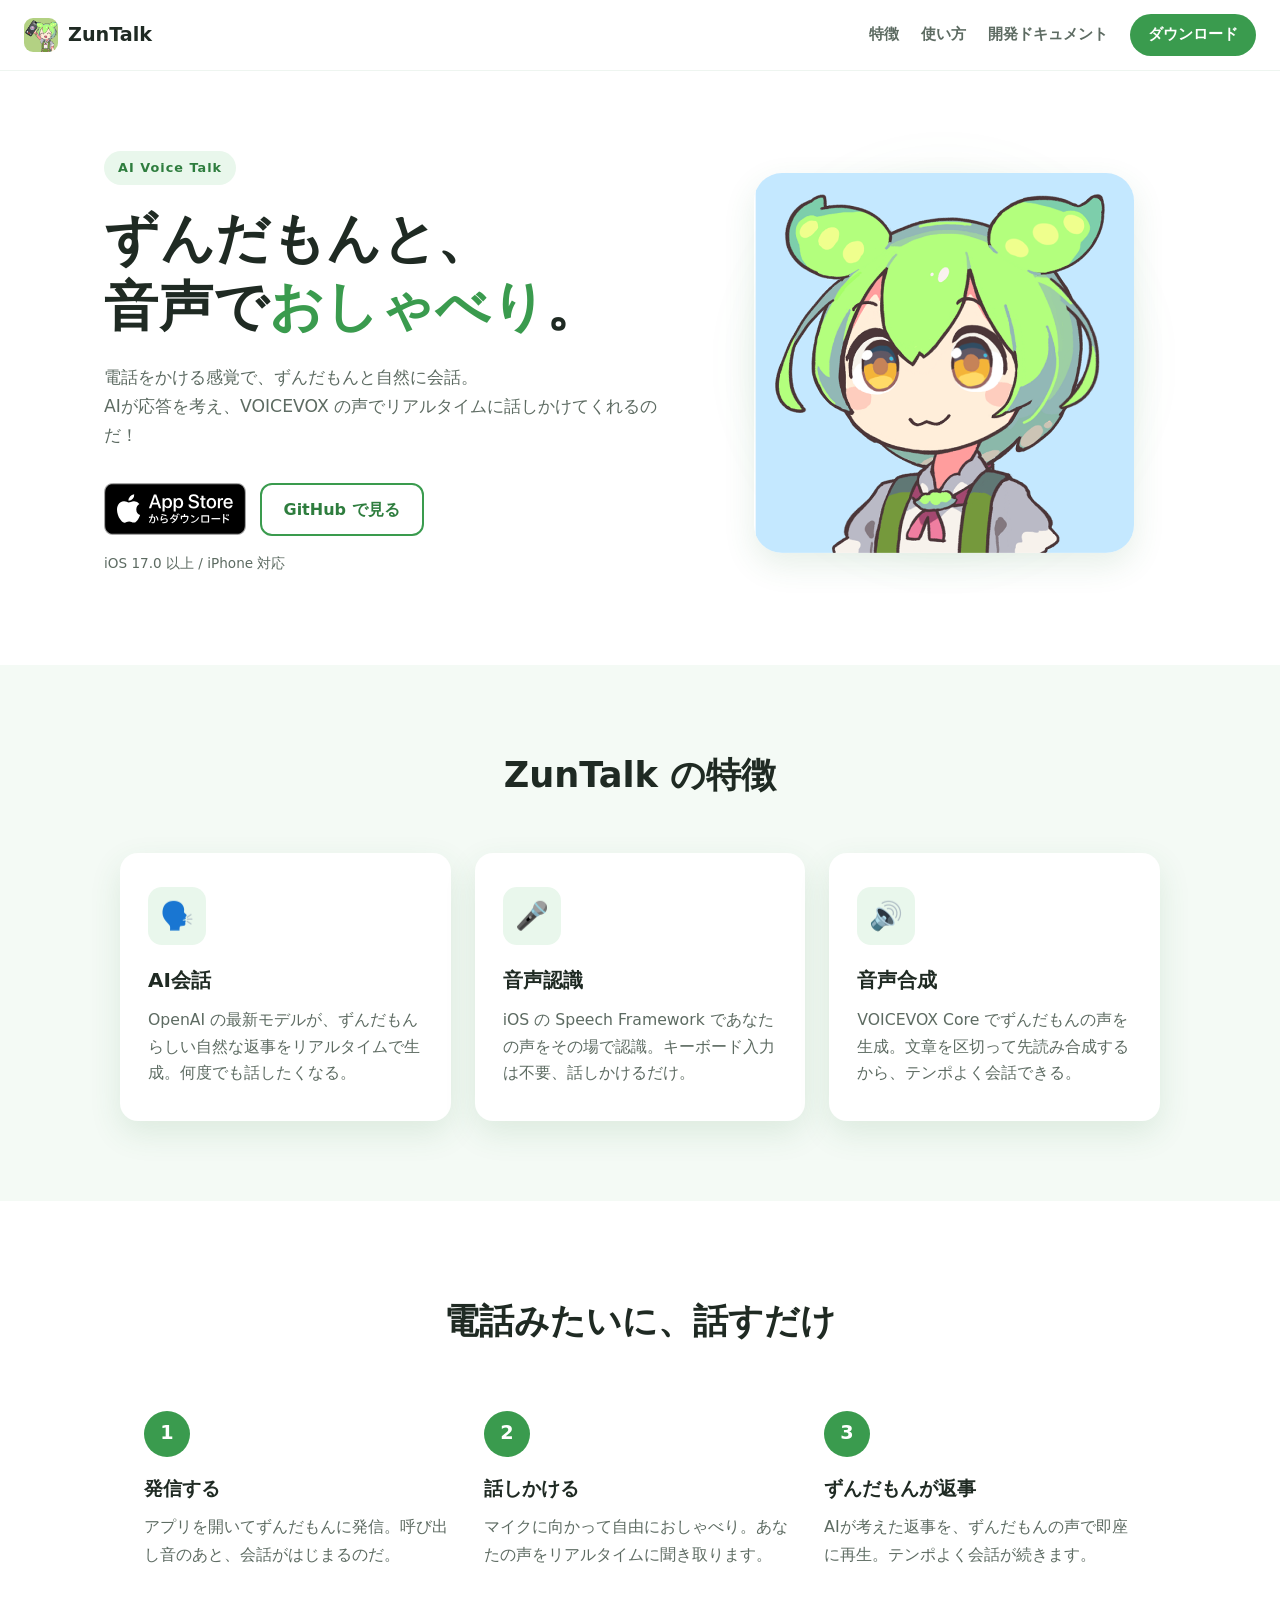
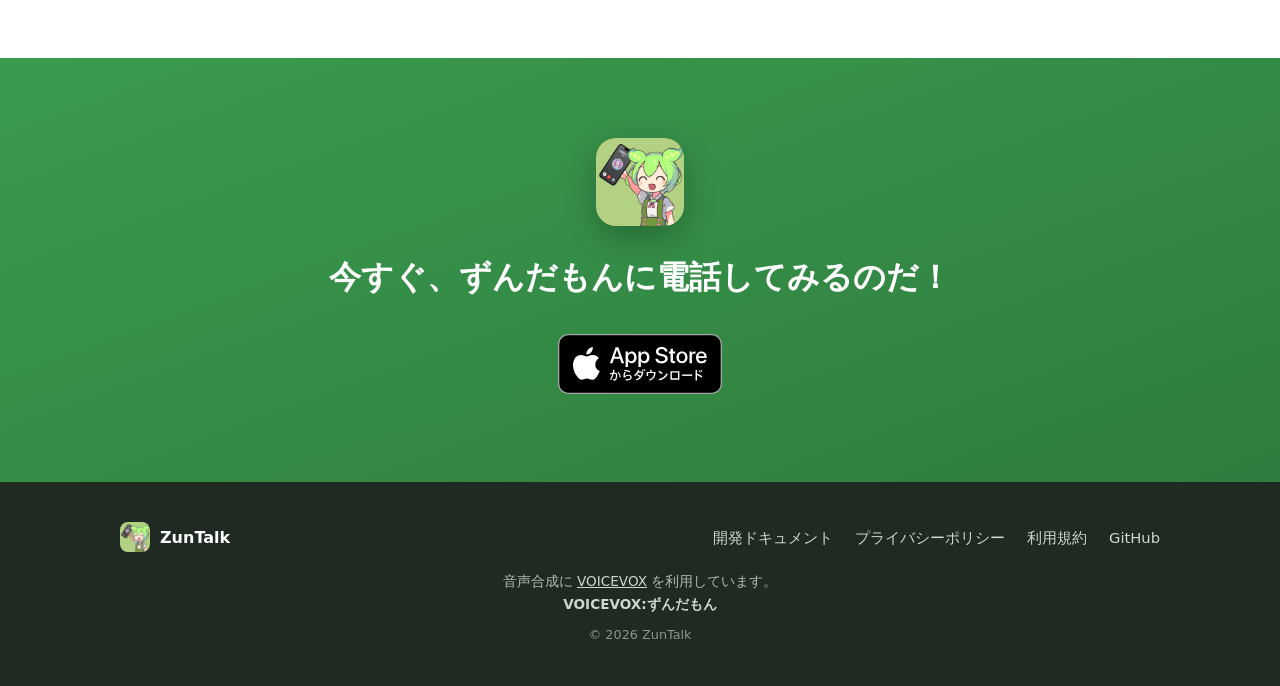
<file: landing/index.html>
<!DOCTYPE html>
<html lang="ja">
<head>
  <meta charset="UTF-8" />
  <meta name="viewport" content="width=device-width, initial-scale=1.0" />
  <title>ZunTalk - ずんだもんと音声で会話できるiOSアプリ</title>
  <meta name="description" content="ZunTalkは、ずんだもんと音声で自然に会話できるiOSアプリ。AI会話 × 音声認識 × 音声合成で、いつでも電話みたいにおしゃべりできるのだ！" />

  <!-- Open Graph / SNS -->
  <meta property="og:type" content="website" />
  <meta property="og:site_name" content="ZunTalk" />
  <meta property="og:locale" content="ja_JP" />
  <meta property="og:title" content="ZunTalk - ずんだもんと音声で会話できるiOSアプリ" />
  <meta property="og:description" content="ずんだもんと電話みたいに、音声で自然におしゃべり。AI × 音声認識 × 音声合成。" />
  <meta property="og:image" content="https://takoikatakotako.github.io/ZunTalk/assets/zundamon.png" />
  <meta property="og:image:width" content="710" />
  <meta property="og:image:height" content="709" />
  <meta property="og:image:alt" content="ずんだもん" />
  <meta property="og:url" content="https://takoikatakotako.github.io/ZunTalk/" />
  <meta name="twitter:card" content="summary" />
  <meta name="twitter:title" content="ZunTalk - ずんだもんと音声で会話できるiOSアプリ" />
  <meta name="twitter:description" content="ずんだもんと電話みたいに、音声で自然におしゃべり。AI × 音声認識 × 音声合成。" />
  <meta name="twitter:image" content="https://takoikatakotako.github.io/ZunTalk/assets/zundamon.png" />

  <link rel="icon" href="assets/icon.png" />
  <link rel="stylesheet" href="styles.css" />
</head>
<body>
  <!-- Header -->
  <header class="site-header">
    <a class="brand" href="#top">
      <img src="assets/icon.png" alt="ZunTalk アイコン" />
      <span>ZunTalk</span>
    </a>
    <nav class="site-nav">
      <a href="#features">特徴</a>
      <a href="#how">使い方</a>
      <a href="docs/">開発ドキュメント</a>
      <a class="nav-cta" href="#download">ダウンロード</a>
    </nav>
  </header>

  <main id="top">
    <!-- Hero -->
    <section class="hero">
      <div class="hero-copy">
        <p class="eyebrow">AI Voice Talk</p>
        <h1>ずんだもんと、<br />音声で<span class="accent">おしゃべり</span>。</h1>
        <p class="lead">
          電話をかける感覚で、ずんだもんと自然に会話。<br />
          AIが応答を考え、VOICEVOX の声でリアルタイムに話しかけてくれるのだ！
        </p>
        <div class="cta-row" id="download">
          <a class="appstore-badge" href="https://apps.apple.com/jp/app/%E3%81%9A%E3%82%93%E3%83%88%E3%83%BC%E3%82%AF/id6756733202" aria-label="App Store でダウンロード">
            <img src="assets/app-store-badge.svg" alt="App Store からダウンロード" />
          </a>
          <a class="ghost-btn" href="https://github.com/takoikatakotako/ZunTalk" target="_blank" rel="noopener">
            GitHub で見る
          </a>
        </div>
        <p class="requirement">iOS 17.0 以上 / iPhone 対応</p>
      </div>
      <div class="hero-visual">
        <div class="phone-glow"></div>
        <img src="assets/zundamon.png" alt="スマホを掲げるずんだもん" />
      </div>
    </section>

    <!-- Features -->
    <section id="features" class="features">
      <h2 class="section-title">ZunTalk の特徴</h2>
      <div class="feature-grid">
        <article class="feature-card">
          <div class="feature-icon">🗣️</div>
          <h3>AI会話</h3>
          <p>OpenAI の最新モデルが、ずんだもんらしい自然な返事をリアルタイムで生成。何度でも話したくなる。</p>
        </article>
        <article class="feature-card">
          <div class="feature-icon">🎤</div>
          <h3>音声認識</h3>
          <p>iOS の Speech Framework であなたの声をその場で認識。キーボード入力は不要、話しかけるだけ。</p>
        </article>
        <article class="feature-card">
          <div class="feature-icon">🔊</div>
          <h3>音声合成</h3>
          <p>VOICEVOX Core でずんだもんの声を生成。文章を区切って先読み合成するから、テンポよく会話できる。</p>
        </article>
      </div>
    </section>

    <!-- How it works -->
    <section id="how" class="how">
      <h2 class="section-title">電話みたいに、話すだけ</h2>
      <ol class="steps">
        <li>
          <span class="step-num">1</span>
          <h3>発信する</h3>
          <p>アプリを開いてずんだもんに発信。呼び出し音のあと、会話がはじまるのだ。</p>
        </li>
        <li>
          <span class="step-num">2</span>
          <h3>話しかける</h3>
          <p>マイクに向かって自由におしゃべり。あなたの声をリアルタイムに聞き取ります。</p>
        </li>
        <li>
          <span class="step-num">3</span>
          <h3>ずんだもんが返事</h3>
          <p>AIが考えた返事を、ずんだもんの声で即座に再生。テンポよく会話が続きます。</p>
        </li>
      </ol>
    </section>

    <!-- Final CTA -->
    <section class="final-cta">
      <img class="final-icon" src="assets/icon.png" alt="ZunTalk アイコン" />
      <h2>今すぐ、ずんだもんに電話してみるのだ！</h2>
      <a class="appstore-badge large" href="https://apps.apple.com/jp/app/%E3%81%9A%E3%82%93%E3%83%88%E3%83%BC%E3%82%AF/id6756733202" aria-label="App Store でダウンロード">
        <img src="assets/app-store-badge.svg" alt="App Store からダウンロード" />
      </a>
    </section>
  </main>

  <footer class="site-footer">
    <div class="footer-inner">
      <div class="footer-brand">
        <img src="assets/icon.png" alt="ZunTalk アイコン" />
        <span>ZunTalk</span>
      </div>
      <nav class="footer-links">
        <a href="docs/">開発ドキュメント</a>
        <a href="privacy.html">プライバシーポリシー</a>
        <a href="terms.html">利用規約</a>
        <a href="https://github.com/takoikatakotako/ZunTalk" target="_blank" rel="noopener">GitHub</a>
      </nav>
    </div>
    <p class="credit">
      音声合成に <a href="https://voicevox.hiroshiba.jp/" target="_blank" rel="noopener">VOICEVOX</a> を利用しています。<br />
      <span class="credit-mark">VOICEVOX:ずんだもん</span>
    </p>
    <p class="copyright">© 2026 ZunTalk</p>
  </footer>
</body>
</html>
</file>
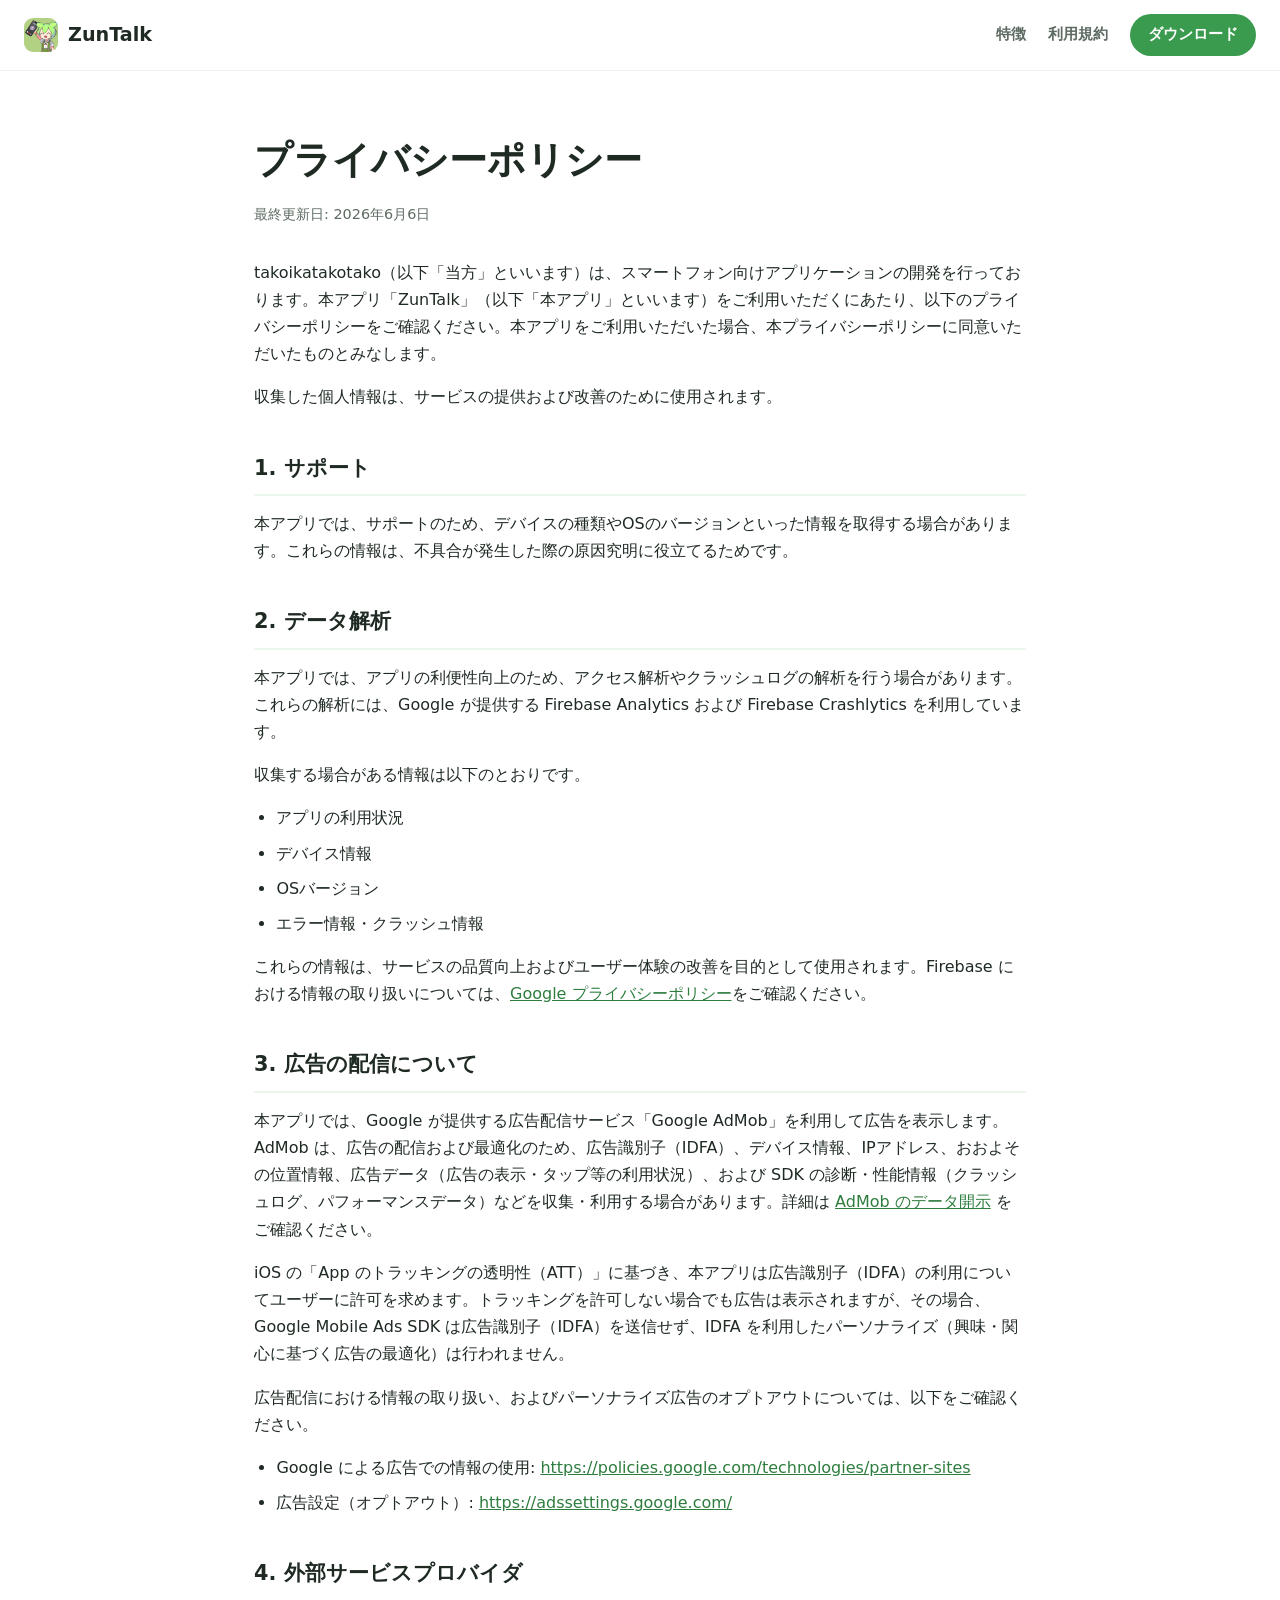
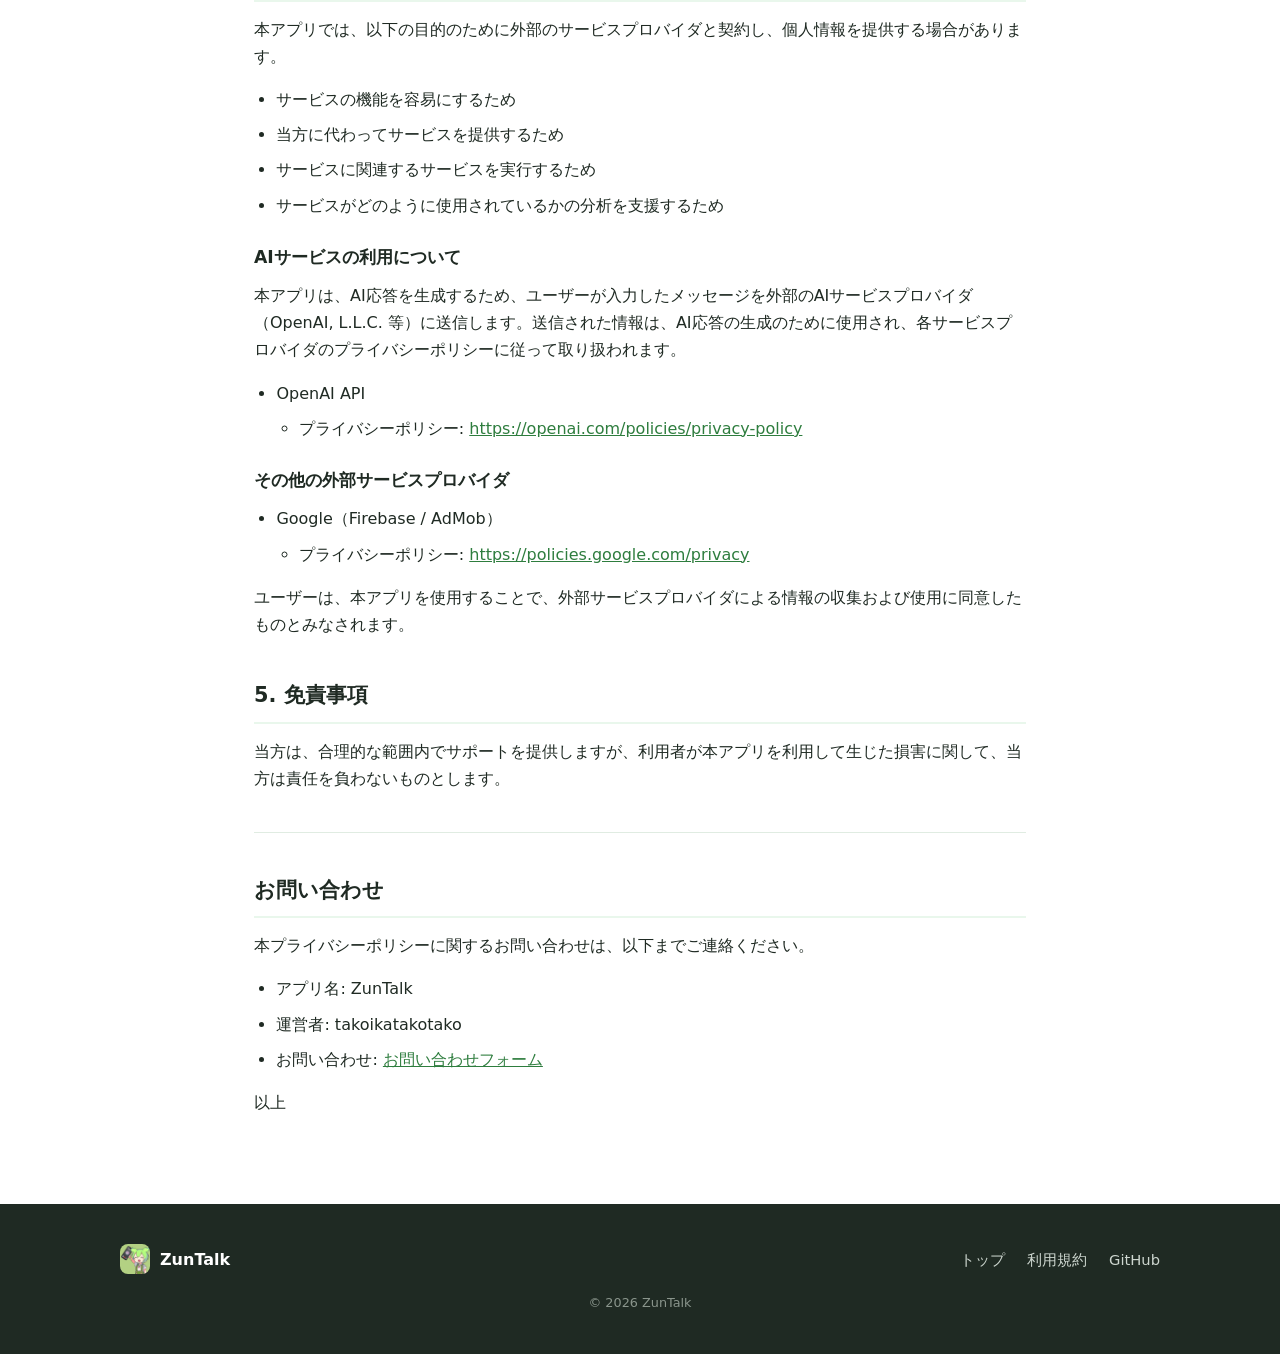
<file: landing/privacy-2026-06-06.html>
<!DOCTYPE html>
<html lang="ja">
<head>
  <meta charset="UTF-8" />
  <meta name="viewport" content="width=device-width, initial-scale=1.0" />
  <title>プライバシーポリシー - ZunTalk</title>
  <meta name="description" content="ZunTalk のプライバシーポリシーです。" />
  <link rel="icon" href="assets/icon.png" />
  <link rel="stylesheet" href="styles.css" />
</head>
<body>
  <!-- Header -->
  <header class="site-header">
    <a class="brand" href="index.html">
      <img src="assets/icon.png" alt="ZunTalk アイコン" />
      <span>ZunTalk</span>
    </a>
    <nav class="site-nav">
      <a href="index.html#features">特徴</a>
      <a href="terms.html">利用規約</a>
      <a class="nav-cta" href="index.html#download">ダウンロード</a>
    </nav>
  </header>

  <main class="legal">
    <h1>プライバシーポリシー</h1>
    <p class="legal-updated">最終更新日: 2026年6月6日</p>

    <p>takoikatakotako（以下「当方」といいます）は、スマートフォン向けアプリケーションの開発を行っております。本アプリ「ZunTalk」（以下「本アプリ」といいます）をご利用いただくにあたり、以下のプライバシーポリシーをご確認ください。本アプリをご利用いただいた場合、本プライバシーポリシーに同意いただいたものとみなします。</p>
    <p>収集した個人情報は、サービスの提供および改善のために使用されます。</p>

    <h2>1. サポート</h2>
    <p>本アプリでは、サポートのため、デバイスの種類やOSのバージョンといった情報を取得する場合があります。これらの情報は、不具合が発生した際の原因究明に役立てるためです。</p>

    <h2>2. データ解析</h2>
    <p>本アプリでは、アプリの利便性向上のため、アクセス解析やクラッシュログの解析を行う場合があります。これらの解析には、Google が提供する Firebase Analytics および Firebase Crashlytics を利用しています。</p>
    <p>収集する場合がある情報は以下のとおりです。</p>
    <ul>
      <li>アプリの利用状況</li>
      <li>デバイス情報</li>
      <li>OSバージョン</li>
      <li>エラー情報・クラッシュ情報</li>
    </ul>
    <p>これらの情報は、サービスの品質向上およびユーザー体験の改善を目的として使用されます。Firebase における情報の取り扱いについては、<a href="https://policies.google.com/privacy" target="_blank" rel="noopener">Google プライバシーポリシー</a>をご確認ください。</p>

    <h2>3. 広告の配信について</h2>
    <p>本アプリでは、Google が提供する広告配信サービス「Google AdMob」を利用して広告を表示します。AdMob は、広告の配信および最適化のため、広告識別子（IDFA）、デバイス情報、IPアドレス、おおよその位置情報、広告データ（広告の表示・タップ等の利用状況）、および SDK の診断・性能情報（クラッシュログ、パフォーマンスデータ）などを収集・利用する場合があります。詳細は <a href="https://developers.google.com/admob/ios/privacy/data-disclosure" target="_blank" rel="noopener">AdMob のデータ開示</a> をご確認ください。</p>
    <p>iOS の「App のトラッキングの透明性（ATT）」に基づき、本アプリは広告識別子（IDFA）の利用についてユーザーに許可を求めます。トラッキングを許可しない場合でも広告は表示されますが、その場合、Google Mobile Ads SDK は広告識別子（IDFA）を送信せず、IDFA を利用したパーソナライズ（興味・関心に基づく広告の最適化）は行われません。</p>
    <p>広告配信における情報の取り扱い、およびパーソナライズ広告のオプトアウトについては、以下をご確認ください。</p>
    <ul>
      <li>Google による広告での情報の使用: <a href="https://policies.google.com/technologies/partner-sites" target="_blank" rel="noopener">https://policies.google.com/technologies/partner-sites</a></li>
      <li>広告設定（オプトアウト）: <a href="https://adssettings.google.com/" target="_blank" rel="noopener">https://adssettings.google.com/</a></li>
    </ul>

    <h2>4. 外部サービスプロバイダ</h2>
    <p>本アプリでは、以下の目的のために外部のサービスプロバイダと契約し、個人情報を提供する場合があります。</p>
    <ul>
      <li>サービスの機能を容易にするため</li>
      <li>当方に代わってサービスを提供するため</li>
      <li>サービスに関連するサービスを実行するため</li>
      <li>サービスがどのように使用されているかの分析を支援するため</li>
    </ul>
    <h3>AIサービスの利用について</h3>
    <p>本アプリは、AI応答を生成するため、ユーザーが入力したメッセージを外部のAIサービスプロバイダ（OpenAI, L.L.C. 等）に送信します。送信された情報は、AI応答の生成のために使用され、各サービスプロバイダのプライバシーポリシーに従って取り扱われます。</p>
    <ul>
      <li>OpenAI API
        <ul>
          <li>プライバシーポリシー: <a href="https://openai.com/policies/privacy-policy" target="_blank" rel="noopener">https://openai.com/policies/privacy-policy</a></li>
        </ul>
      </li>
    </ul>
    <h3>その他の外部サービスプロバイダ</h3>
    <ul>
      <li>Google（Firebase / AdMob）
        <ul>
          <li>プライバシーポリシー: <a href="https://policies.google.com/privacy" target="_blank" rel="noopener">https://policies.google.com/privacy</a></li>
        </ul>
      </li>
    </ul>
    <p>ユーザーは、本アプリを使用することで、外部サービスプロバイダによる情報の収集および使用に同意したものとみなされます。</p>

    <h2>5. 免責事項</h2>
    <p>当方は、合理的な範囲内でサポートを提供しますが、利用者が本アプリを利用して生じた損害に関して、当方は責任を負わないものとします。</p>

    <hr />

    <h2>お問い合わせ</h2>
    <p>本プライバシーポリシーに関するお問い合わせは、以下までご連絡ください。</p>
    <ul>
      <li>アプリ名: ZunTalk</li>
      <li>運営者: takoikatakotako</li>
      <li>お問い合わせ: <a href="https://docs.google.com/forms/d/e/1FAIpQLSfqxPpkdiG7JW5qIiz0pf0oisne4HIJZiL8nkhmPmgFAlRwCA/viewform?usp=header" target="_blank" rel="noopener">お問い合わせフォーム</a></li>
    </ul>
    <p>以上</p>
  </main>

  <footer class="site-footer">
    <div class="footer-inner">
      <div class="footer-brand">
        <img src="assets/icon.png" alt="ZunTalk アイコン" />
        <span>ZunTalk</span>
      </div>
      <nav class="footer-links">
        <a href="index.html">トップ</a>
        <a href="terms.html">利用規約</a>
        <a href="https://github.com/takoikatakotako/ZunTalk" target="_blank" rel="noopener">GitHub</a>
      </nav>
    </div>
    <p class="copyright">© 2026 ZunTalk</p>
  </footer>
</body>
</html>
</file>
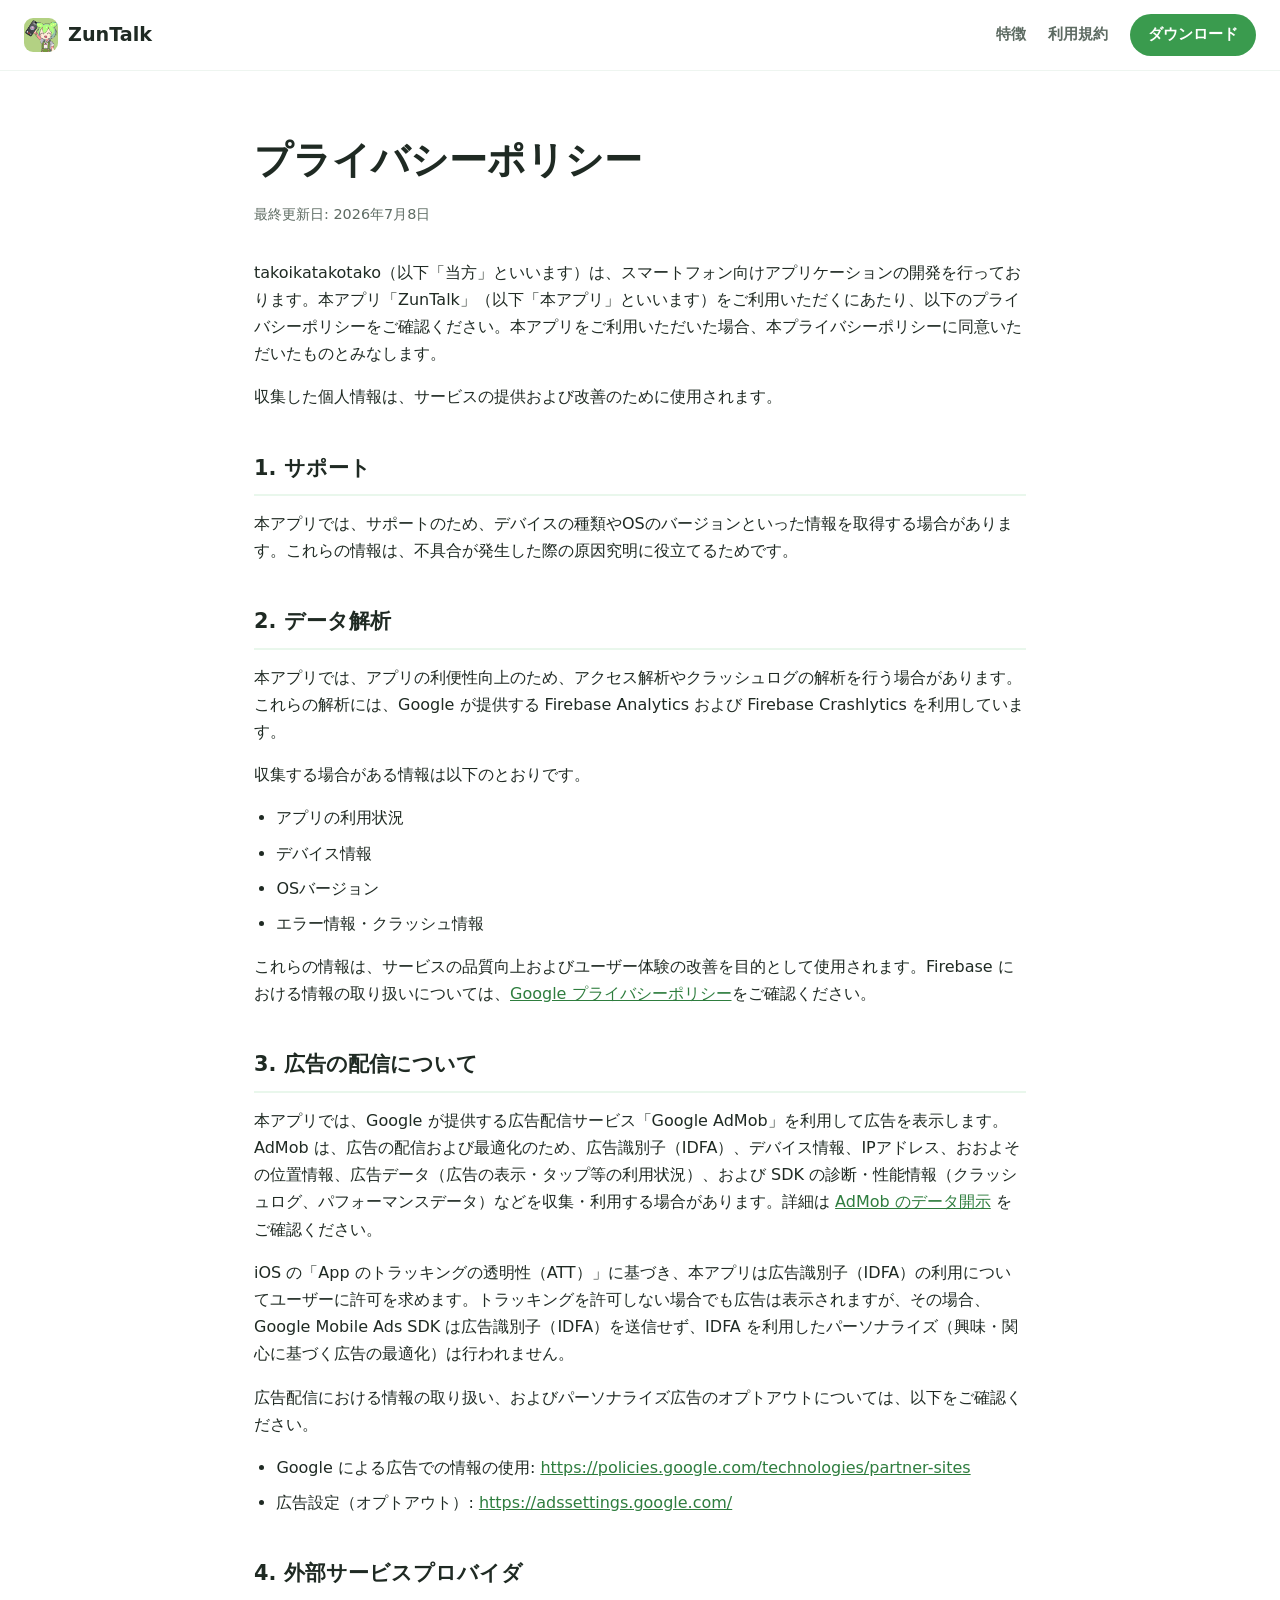
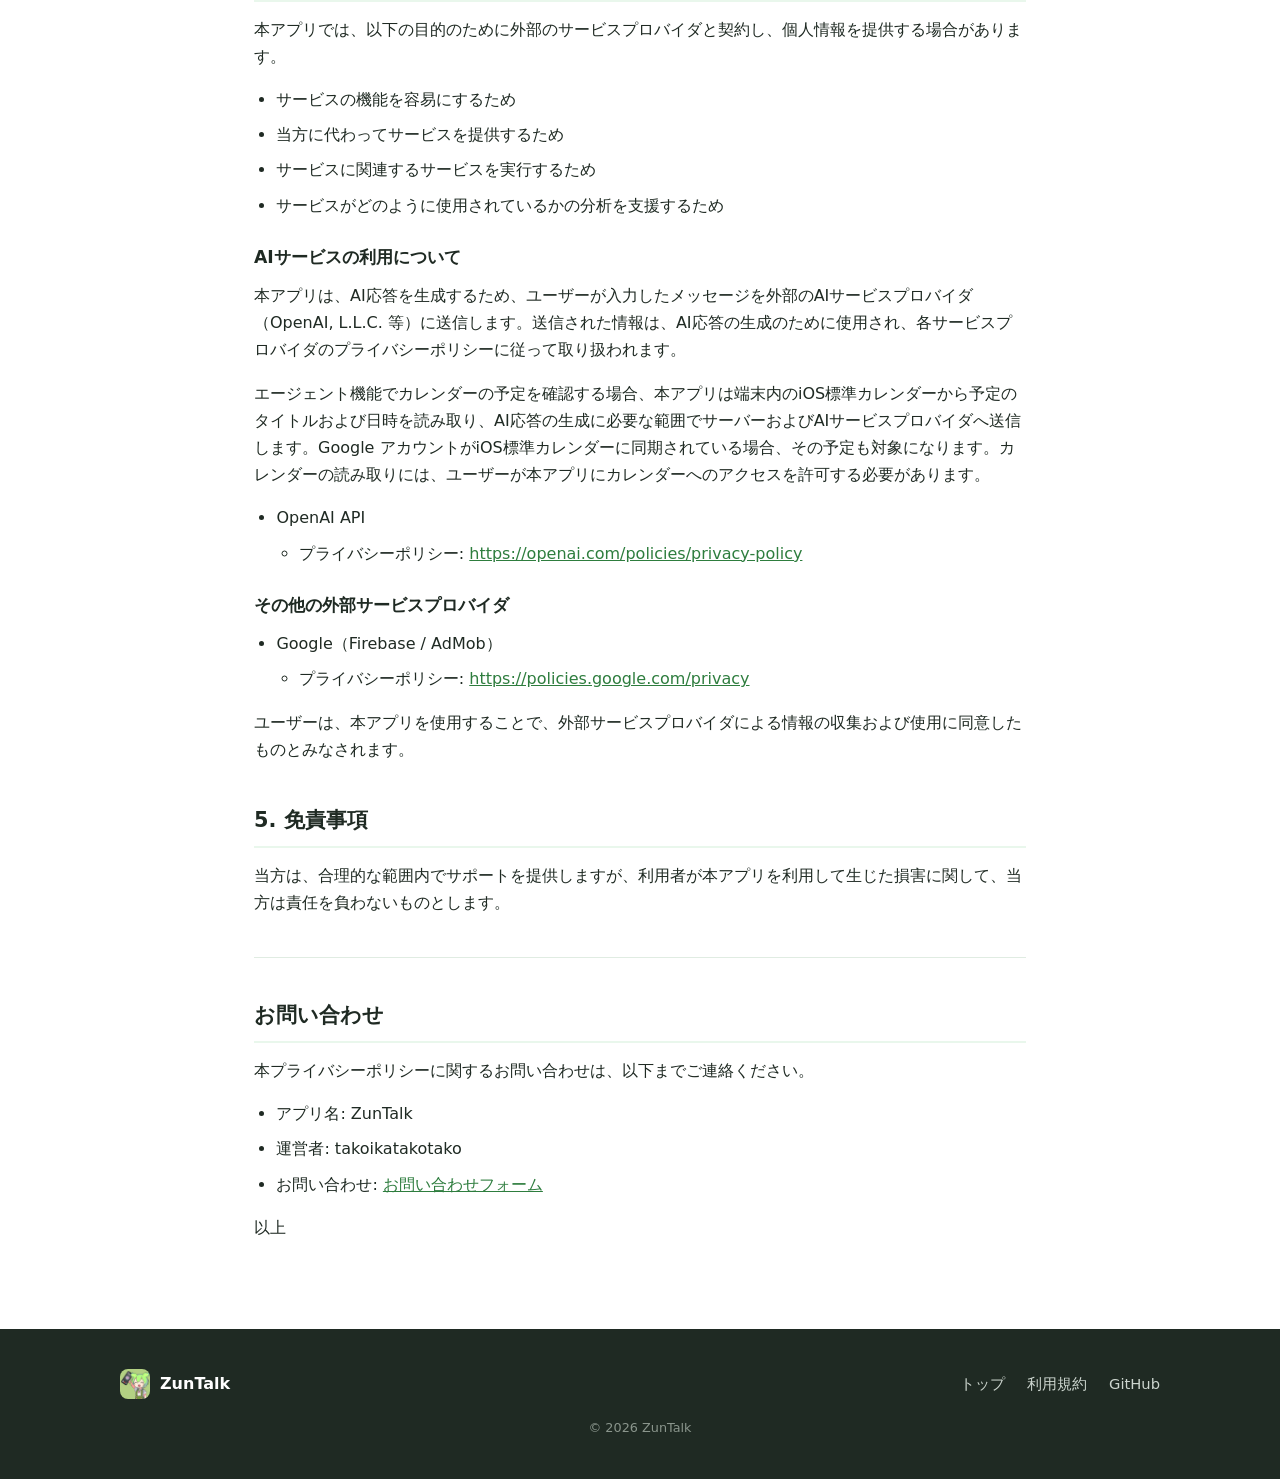
<file: landing/privacy.html>
<!DOCTYPE html>
<html lang="ja">
<head>
  <meta charset="UTF-8" />
  <meta name="viewport" content="width=device-width, initial-scale=1.0" />
  <title>プライバシーポリシー - ZunTalk</title>
  <meta name="description" content="ZunTalk のプライバシーポリシーです。" />
  <link rel="icon" href="assets/icon.png" />
  <link rel="stylesheet" href="styles.css" />
</head>
<body>
  <!-- Header -->
  <header class="site-header">
    <a class="brand" href="index.html">
      <img src="assets/icon.png" alt="ZunTalk アイコン" />
      <span>ZunTalk</span>
    </a>
    <nav class="site-nav">
      <a href="index.html#features">特徴</a>
      <a href="terms.html">利用規約</a>
      <a class="nav-cta" href="index.html#download">ダウンロード</a>
    </nav>
  </header>

  <main class="legal">
    <h1>プライバシーポリシー</h1>
    <p class="legal-updated">最終更新日: 2026年7月8日</p>

    <p>takoikatakotako（以下「当方」といいます）は、スマートフォン向けアプリケーションの開発を行っております。本アプリ「ZunTalk」（以下「本アプリ」といいます）をご利用いただくにあたり、以下のプライバシーポリシーをご確認ください。本アプリをご利用いただいた場合、本プライバシーポリシーに同意いただいたものとみなします。</p>
    <p>収集した個人情報は、サービスの提供および改善のために使用されます。</p>

    <h2>1. サポート</h2>
    <p>本アプリでは、サポートのため、デバイスの種類やOSのバージョンといった情報を取得する場合があります。これらの情報は、不具合が発生した際の原因究明に役立てるためです。</p>

    <h2>2. データ解析</h2>
    <p>本アプリでは、アプリの利便性向上のため、アクセス解析やクラッシュログの解析を行う場合があります。これらの解析には、Google が提供する Firebase Analytics および Firebase Crashlytics を利用しています。</p>
    <p>収集する場合がある情報は以下のとおりです。</p>
    <ul>
      <li>アプリの利用状況</li>
      <li>デバイス情報</li>
      <li>OSバージョン</li>
      <li>エラー情報・クラッシュ情報</li>
    </ul>
    <p>これらの情報は、サービスの品質向上およびユーザー体験の改善を目的として使用されます。Firebase における情報の取り扱いについては、<a href="https://policies.google.com/privacy" target="_blank" rel="noopener">Google プライバシーポリシー</a>をご確認ください。</p>

    <h2>3. 広告の配信について</h2>
    <p>本アプリでは、Google が提供する広告配信サービス「Google AdMob」を利用して広告を表示します。AdMob は、広告の配信および最適化のため、広告識別子（IDFA）、デバイス情報、IPアドレス、おおよその位置情報、広告データ（広告の表示・タップ等の利用状況）、および SDK の診断・性能情報（クラッシュログ、パフォーマンスデータ）などを収集・利用する場合があります。詳細は <a href="https://developers.google.com/admob/ios/privacy/data-disclosure" target="_blank" rel="noopener">AdMob のデータ開示</a> をご確認ください。</p>
    <p>iOS の「App のトラッキングの透明性（ATT）」に基づき、本アプリは広告識別子（IDFA）の利用についてユーザーに許可を求めます。トラッキングを許可しない場合でも広告は表示されますが、その場合、Google Mobile Ads SDK は広告識別子（IDFA）を送信せず、IDFA を利用したパーソナライズ（興味・関心に基づく広告の最適化）は行われません。</p>
    <p>広告配信における情報の取り扱い、およびパーソナライズ広告のオプトアウトについては、以下をご確認ください。</p>
    <ul>
      <li>Google による広告での情報の使用: <a href="https://policies.google.com/technologies/partner-sites" target="_blank" rel="noopener">https://policies.google.com/technologies/partner-sites</a></li>
      <li>広告設定（オプトアウト）: <a href="https://adssettings.google.com/" target="_blank" rel="noopener">https://adssettings.google.com/</a></li>
    </ul>

    <h2>4. 外部サービスプロバイダ</h2>
    <p>本アプリでは、以下の目的のために外部のサービスプロバイダと契約し、個人情報を提供する場合があります。</p>
    <ul>
      <li>サービスの機能を容易にするため</li>
      <li>当方に代わってサービスを提供するため</li>
      <li>サービスに関連するサービスを実行するため</li>
      <li>サービスがどのように使用されているかの分析を支援するため</li>
    </ul>
    <h3>AIサービスの利用について</h3>
    <p>本アプリは、AI応答を生成するため、ユーザーが入力したメッセージを外部のAIサービスプロバイダ（OpenAI, L.L.C. 等）に送信します。送信された情報は、AI応答の生成のために使用され、各サービスプロバイダのプライバシーポリシーに従って取り扱われます。</p>
    <p>エージェント機能でカレンダーの予定を確認する場合、本アプリは端末内のiOS標準カレンダーから予定のタイトルおよび日時を読み取り、AI応答の生成に必要な範囲でサーバーおよびAIサービスプロバイダへ送信します。Google アカウントがiOS標準カレンダーに同期されている場合、その予定も対象になります。カレンダーの読み取りには、ユーザーが本アプリにカレンダーへのアクセスを許可する必要があります。</p>
    <ul>
      <li>OpenAI API
        <ul>
          <li>プライバシーポリシー: <a href="https://openai.com/policies/privacy-policy" target="_blank" rel="noopener">https://openai.com/policies/privacy-policy</a></li>
        </ul>
      </li>
    </ul>
    <h3>その他の外部サービスプロバイダ</h3>
    <ul>
      <li>Google（Firebase / AdMob）
        <ul>
          <li>プライバシーポリシー: <a href="https://policies.google.com/privacy" target="_blank" rel="noopener">https://policies.google.com/privacy</a></li>
        </ul>
      </li>
    </ul>
    <p>ユーザーは、本アプリを使用することで、外部サービスプロバイダによる情報の収集および使用に同意したものとみなされます。</p>

    <h2>5. 免責事項</h2>
    <p>当方は、合理的な範囲内でサポートを提供しますが、利用者が本アプリを利用して生じた損害に関して、当方は責任を負わないものとします。</p>

    <hr />

    <h2>お問い合わせ</h2>
    <p>本プライバシーポリシーに関するお問い合わせは、以下までご連絡ください。</p>
    <ul>
      <li>アプリ名: ZunTalk</li>
      <li>運営者: takoikatakotako</li>
      <li>お問い合わせ: <a href="https://docs.google.com/forms/d/e/1FAIpQLSfqxPpkdiG7JW5qIiz0pf0oisne4HIJZiL8nkhmPmgFAlRwCA/viewform?usp=header" target="_blank" rel="noopener">お問い合わせフォーム</a></li>
    </ul>
    <p>以上</p>
  </main>

  <footer class="site-footer">
    <div class="footer-inner">
      <div class="footer-brand">
        <img src="assets/icon.png" alt="ZunTalk アイコン" />
        <span>ZunTalk</span>
      </div>
      <nav class="footer-links">
        <a href="index.html">トップ</a>
        <a href="terms.html">利用規約</a>
        <a href="https://github.com/takoikatakotako/ZunTalk" target="_blank" rel="noopener">GitHub</a>
      </nav>
    </div>
    <p class="copyright">© 2026 ZunTalk</p>
  </footer>
</body>
</html>
</file>
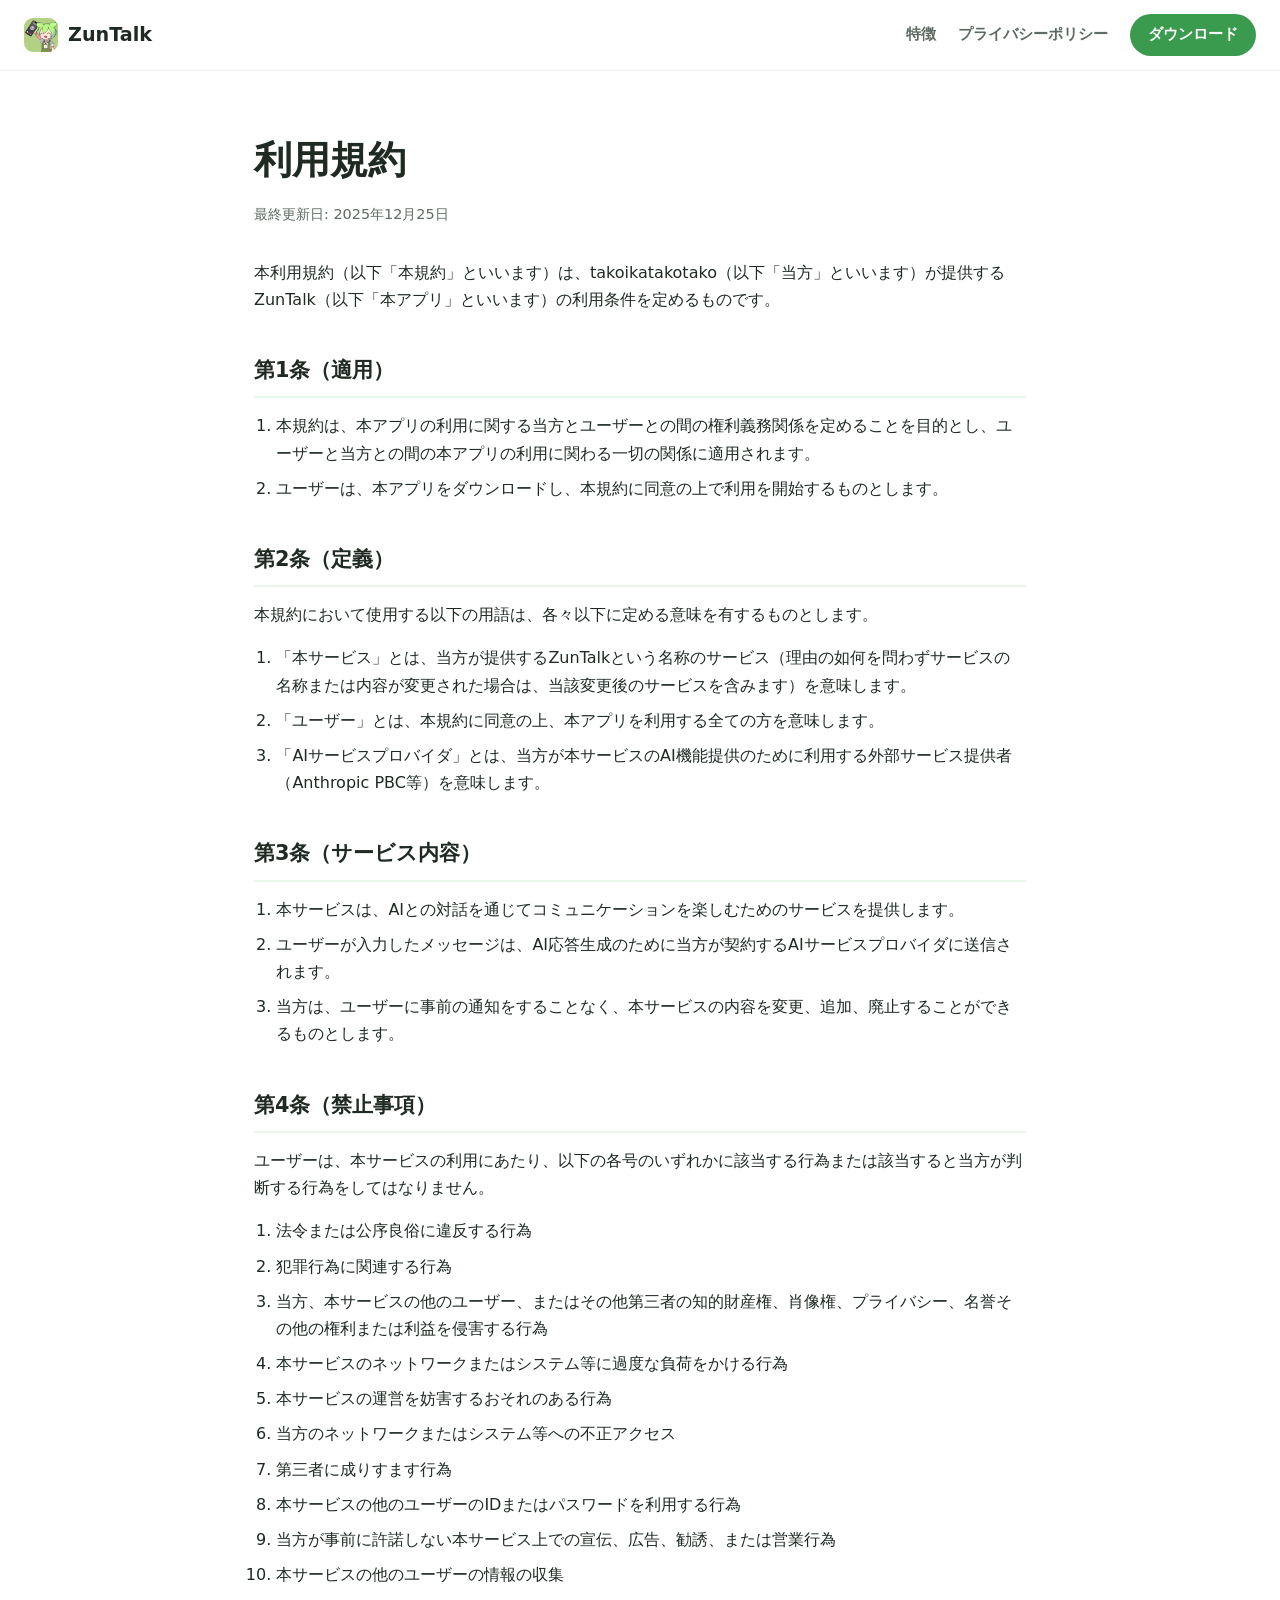
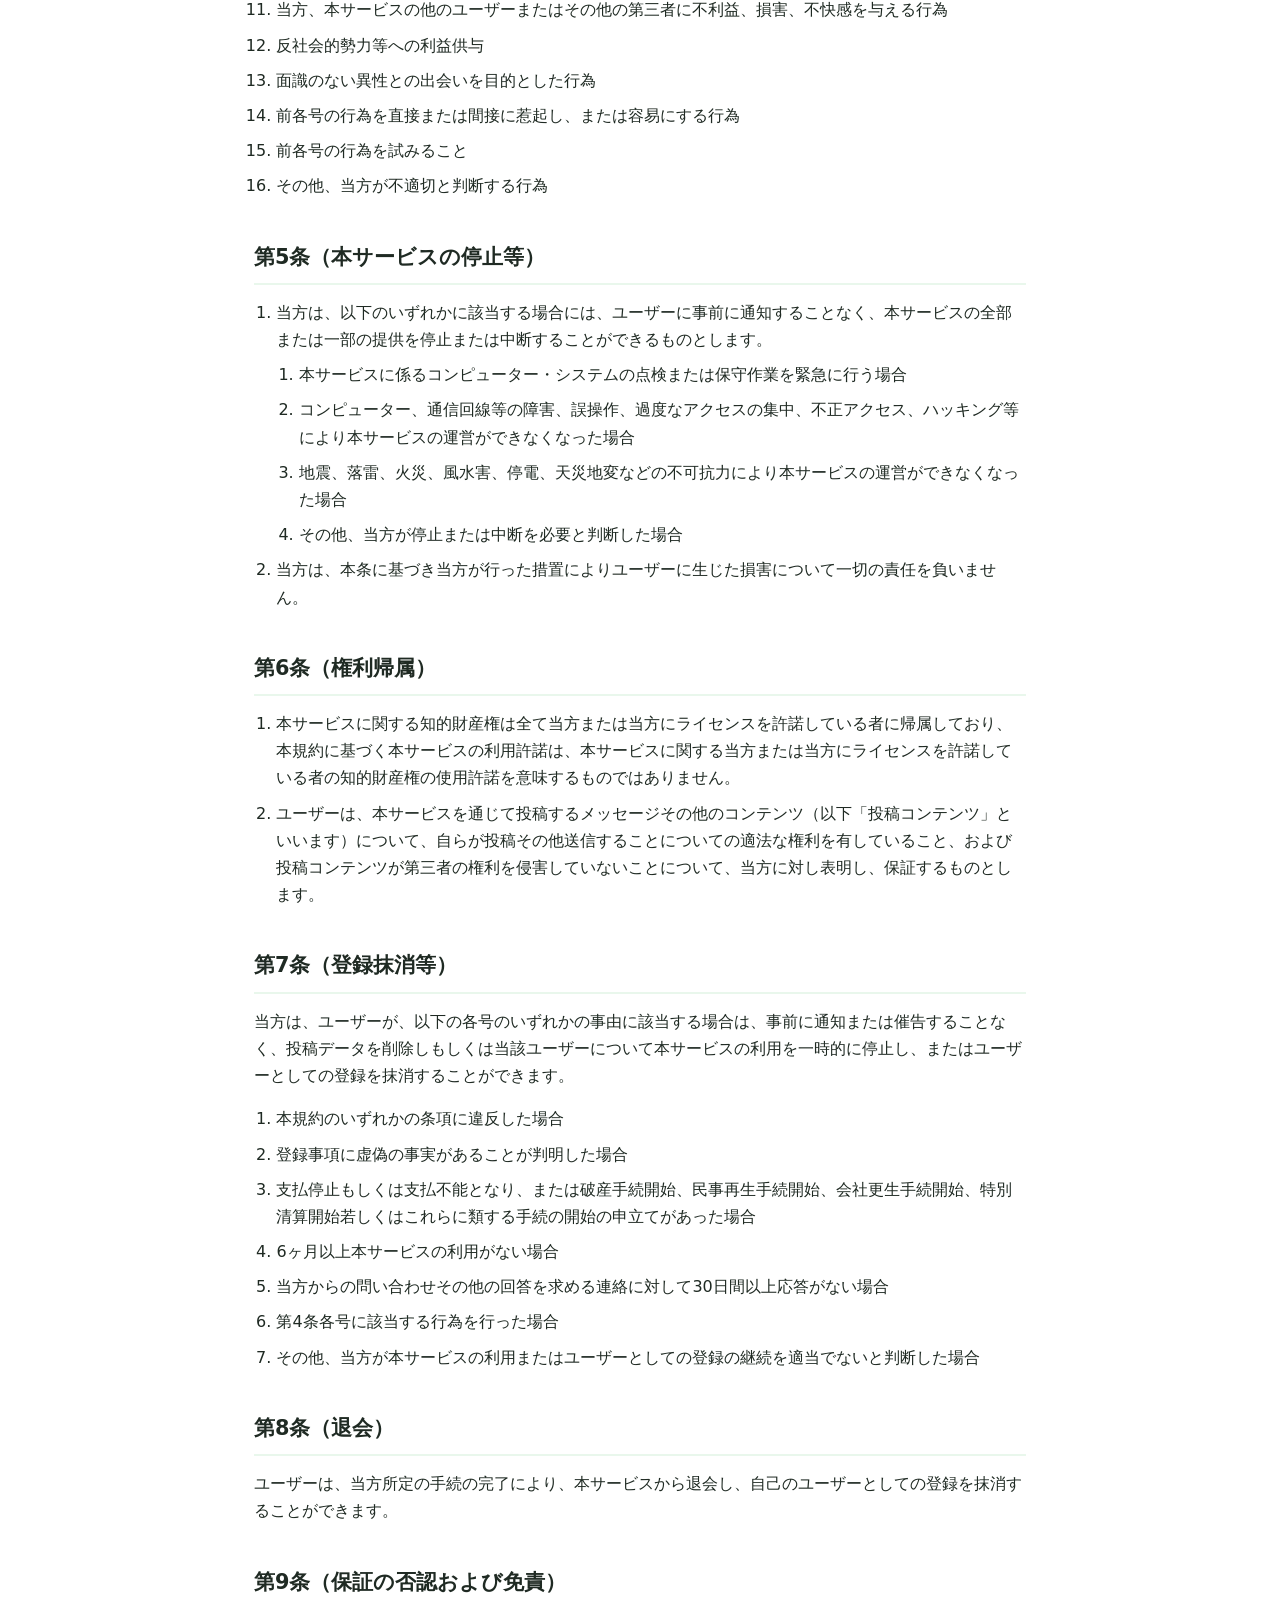
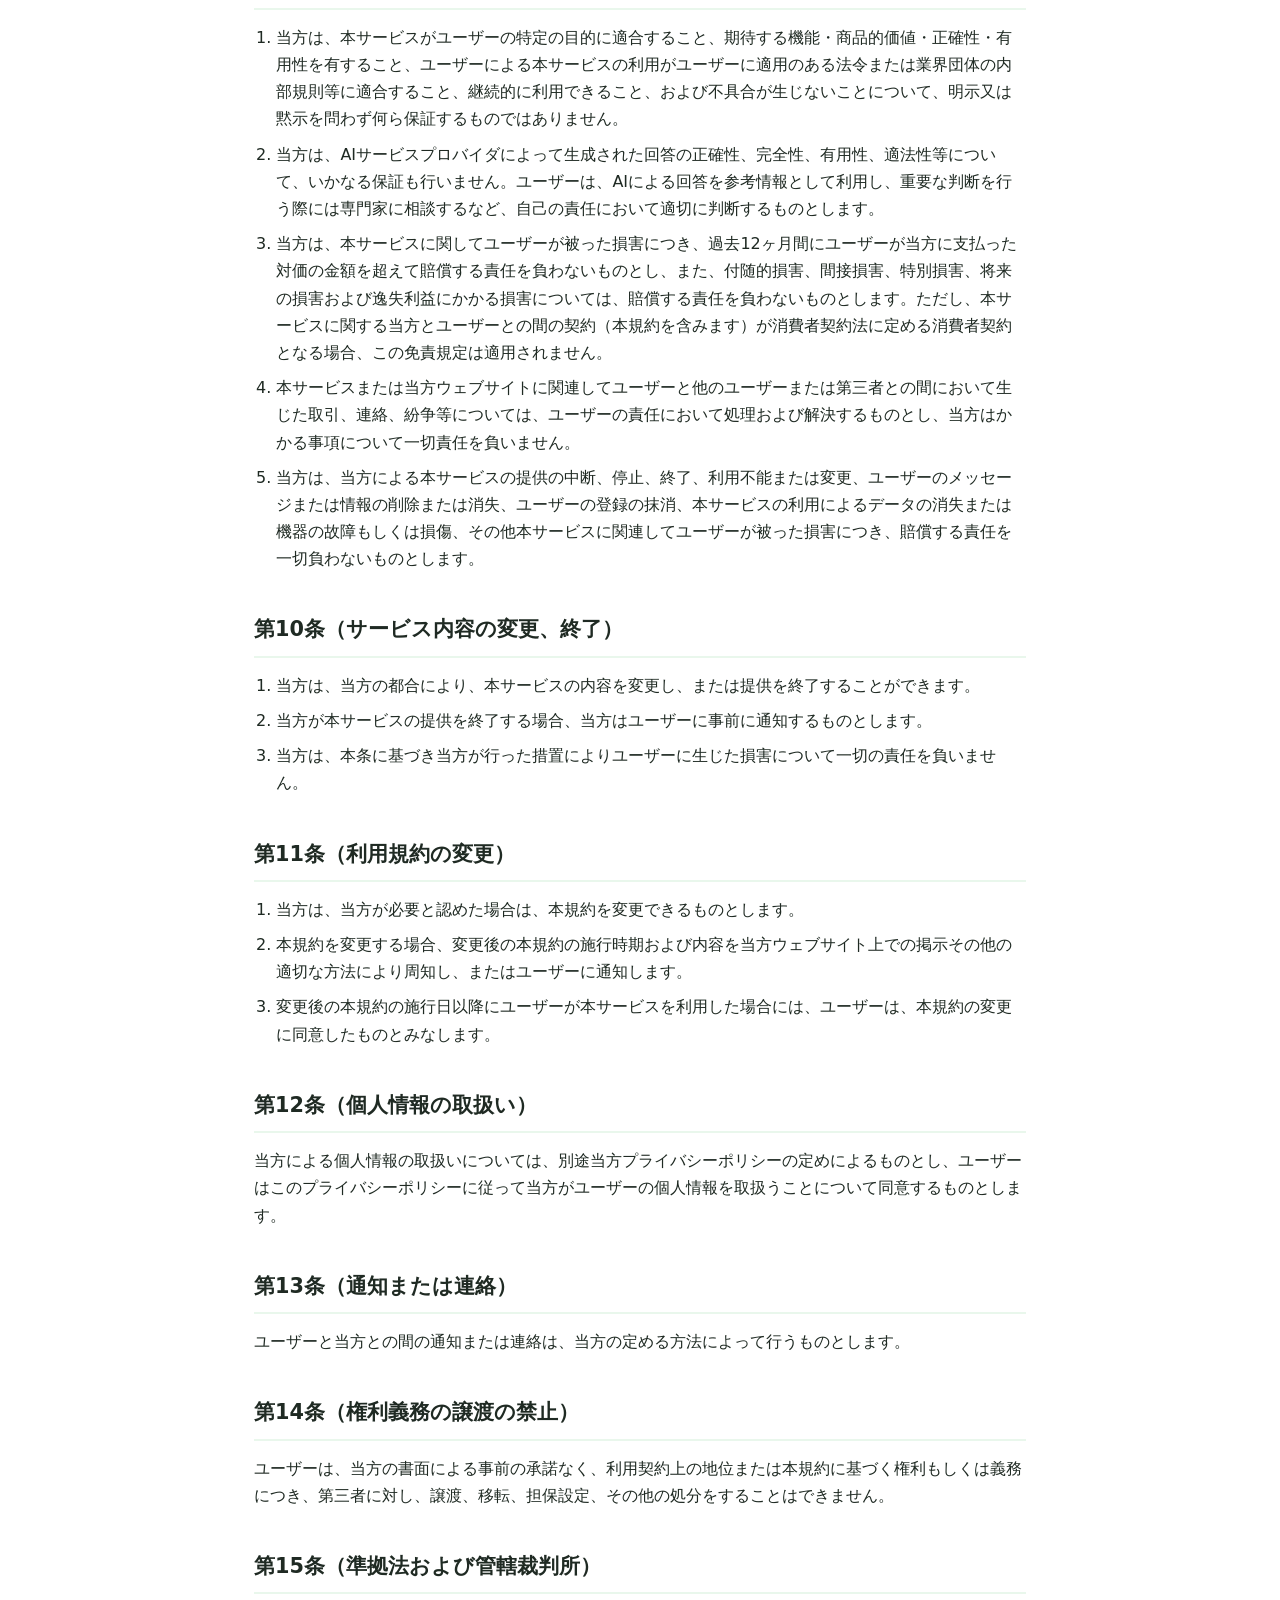
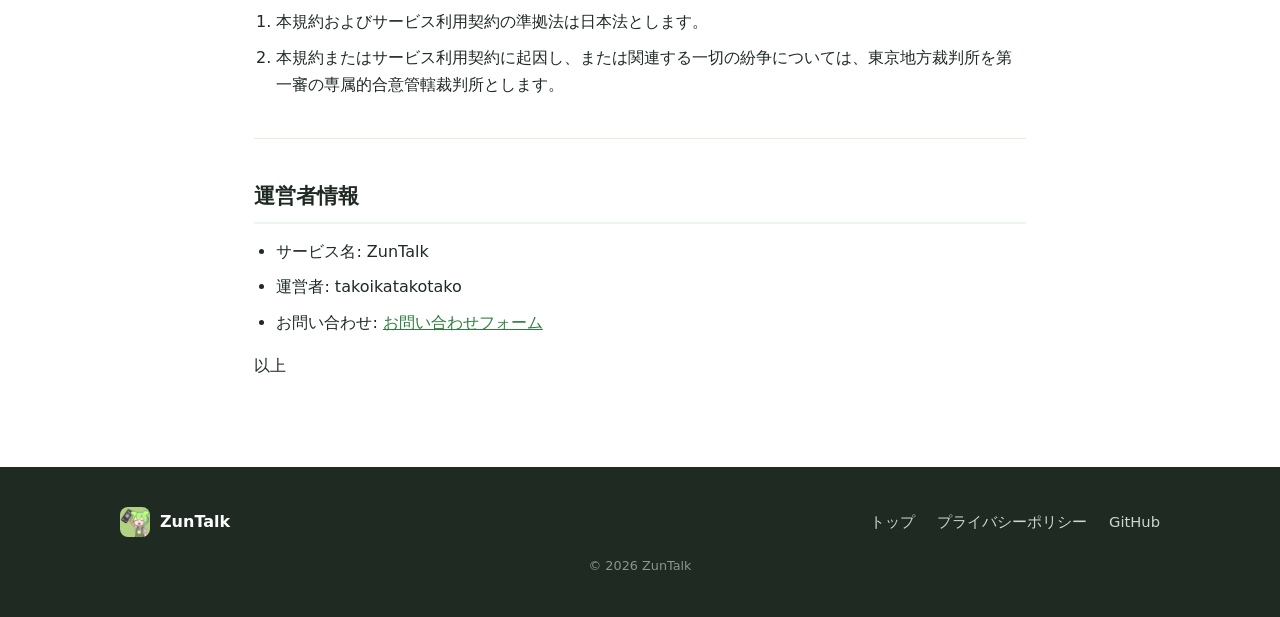
<file: landing/terms-2025-12-25.html>
<!DOCTYPE html>
<html lang="ja">
<head>
  <meta charset="UTF-8" />
  <meta name="viewport" content="width=device-width, initial-scale=1.0" />
  <title>利用規約 - ZunTalk</title>
  <meta name="description" content="ZunTalk の利用規約です。" />
  <link rel="icon" href="assets/icon.png" />
  <link rel="stylesheet" href="styles.css" />
</head>
<body>
  <!-- Header -->
  <header class="site-header">
    <a class="brand" href="index.html">
      <img src="assets/icon.png" alt="ZunTalk アイコン" />
      <span>ZunTalk</span>
    </a>
    <nav class="site-nav">
      <a href="index.html#features">特徴</a>
      <a href="privacy.html">プライバシーポリシー</a>
      <a class="nav-cta" href="index.html#download">ダウンロード</a>
    </nav>
  </header>

  <main class="legal">
    <h1>利用規約</h1>
    <p class="legal-updated">最終更新日: 2025年12月25日</p>

    <p>本利用規約（以下「本規約」といいます）は、takoikatakotako（以下「当方」といいます）が提供するZunTalk（以下「本アプリ」といいます）の利用条件を定めるものです。</p>

    <h2>第1条（適用）</h2>
    <ol>
      <li>本規約は、本アプリの利用に関する当方とユーザーとの間の権利義務関係を定めることを目的とし、ユーザーと当方との間の本アプリの利用に関わる一切の関係に適用されます。</li>
      <li>ユーザーは、本アプリをダウンロードし、本規約に同意の上で利用を開始するものとします。</li>
    </ol>

    <h2>第2条（定義）</h2>
    <p>本規約において使用する以下の用語は、各々以下に定める意味を有するものとします。</p>
    <ol>
      <li>「本サービス」とは、当方が提供するZunTalkという名称のサービス（理由の如何を問わずサービスの名称または内容が変更された場合は、当該変更後のサービスを含みます）を意味します。</li>
      <li>「ユーザー」とは、本規約に同意の上、本アプリを利用する全ての方を意味します。</li>
      <li>「AIサービスプロバイダ」とは、当方が本サービスのAI機能提供のために利用する外部サービス提供者（Anthropic PBC等）を意味します。</li>
    </ol>

    <h2>第3条（サービス内容）</h2>
    <ol>
      <li>本サービスは、AIとの対話を通じてコミュニケーションを楽しむためのサービスを提供します。</li>
      <li>ユーザーが入力したメッセージは、AI応答生成のために当方が契約するAIサービスプロバイダに送信されます。</li>
      <li>当方は、ユーザーに事前の通知をすることなく、本サービスの内容を変更、追加、廃止することができるものとします。</li>
    </ol>

    <h2>第4条（禁止事項）</h2>
    <p>ユーザーは、本サービスの利用にあたり、以下の各号のいずれかに該当する行為または該当すると当方が判断する行為をしてはなりません。</p>
    <ol>
      <li>法令または公序良俗に違反する行為</li>
      <li>犯罪行為に関連する行為</li>
      <li>当方、本サービスの他のユーザー、またはその他第三者の知的財産権、肖像権、プライバシー、名誉その他の権利または利益を侵害する行為</li>
      <li>本サービスのネットワークまたはシステム等に過度な負荷をかける行為</li>
      <li>本サービスの運営を妨害するおそれのある行為</li>
      <li>当方のネットワークまたはシステム等への不正アクセス</li>
      <li>第三者に成りすます行為</li>
      <li>本サービスの他のユーザーのIDまたはパスワードを利用する行為</li>
      <li>当方が事前に許諾しない本サービス上での宣伝、広告、勧誘、または営業行為</li>
      <li>本サービスの他のユーザーの情報の収集</li>
      <li>当方、本サービスの他のユーザーまたはその他の第三者に不利益、損害、不快感を与える行為</li>
      <li>反社会的勢力等への利益供与</li>
      <li>面識のない異性との出会いを目的とした行為</li>
      <li>前各号の行為を直接または間接に惹起し、または容易にする行為</li>
      <li>前各号の行為を試みること</li>
      <li>その他、当方が不適切と判断する行為</li>
    </ol>

    <h2>第5条（本サービスの停止等）</h2>
    <ol>
      <li>当方は、以下のいずれかに該当する場合には、ユーザーに事前に通知することなく、本サービスの全部または一部の提供を停止または中断することができるものとします。
        <ol>
          <li>本サービスに係るコンピューター・システムの点検または保守作業を緊急に行う場合</li>
          <li>コンピューター、通信回線等の障害、誤操作、過度なアクセスの集中、不正アクセス、ハッキング等により本サービスの運営ができなくなった場合</li>
          <li>地震、落雷、火災、風水害、停電、天災地変などの不可抗力により本サービスの運営ができなくなった場合</li>
          <li>その他、当方が停止または中断を必要と判断した場合</li>
        </ol>
      </li>
      <li>当方は、本条に基づき当方が行った措置によりユーザーに生じた損害について一切の責任を負いません。</li>
    </ol>

    <h2>第6条（権利帰属）</h2>
    <ol>
      <li>本サービスに関する知的財産権は全て当方または当方にライセンスを許諾している者に帰属しており、本規約に基づく本サービスの利用許諾は、本サービスに関する当方または当方にライセンスを許諾している者の知的財産権の使用許諾を意味するものではありません。</li>
      <li>ユーザーは、本サービスを通じて投稿するメッセージその他のコンテンツ（以下「投稿コンテンツ」といいます）について、自らが投稿その他送信することについての適法な権利を有していること、および投稿コンテンツが第三者の権利を侵害していないことについて、当方に対し表明し、保証するものとします。</li>
    </ol>

    <h2>第7条（登録抹消等）</h2>
    <p>当方は、ユーザーが、以下の各号のいずれかの事由に該当する場合は、事前に通知または催告することなく、投稿データを削除しもしくは当該ユーザーについて本サービスの利用を一時的に停止し、またはユーザーとしての登録を抹消することができます。</p>
    <ol>
      <li>本規約のいずれかの条項に違反した場合</li>
      <li>登録事項に虚偽の事実があることが判明した場合</li>
      <li>支払停止もしくは支払不能となり、または破産手続開始、民事再生手続開始、会社更生手続開始、特別清算開始若しくはこれらに類する手続の開始の申立てがあった場合</li>
      <li>6ヶ月以上本サービスの利用がない場合</li>
      <li>当方からの問い合わせその他の回答を求める連絡に対して30日間以上応答がない場合</li>
      <li>第4条各号に該当する行為を行った場合</li>
      <li>その他、当方が本サービスの利用またはユーザーとしての登録の継続を適当でないと判断した場合</li>
    </ol>

    <h2>第8条（退会）</h2>
    <p>ユーザーは、当方所定の手続の完了により、本サービスから退会し、自己のユーザーとしての登録を抹消することができます。</p>

    <h2>第9条（保証の否認および免責）</h2>
    <ol>
      <li>当方は、本サービスがユーザーの特定の目的に適合すること、期待する機能・商品的価値・正確性・有用性を有すること、ユーザーによる本サービスの利用がユーザーに適用のある法令または業界団体の内部規則等に適合すること、継続的に利用できること、および不具合が生じないことについて、明示又は黙示を問わず何ら保証するものではありません。</li>
      <li>当方は、AIサービスプロバイダによって生成された回答の正確性、完全性、有用性、適法性等について、いかなる保証も行いません。ユーザーは、AIによる回答を参考情報として利用し、重要な判断を行う際には専門家に相談するなど、自己の責任において適切に判断するものとします。</li>
      <li>当方は、本サービスに関してユーザーが被った損害につき、過去12ヶ月間にユーザーが当方に支払った対価の金額を超えて賠償する責任を負わないものとし、また、付随的損害、間接損害、特別損害、将来の損害および逸失利益にかかる損害については、賠償する責任を負わないものとします。ただし、本サービスに関する当方とユーザーとの間の契約（本規約を含みます）が消費者契約法に定める消費者契約となる場合、この免責規定は適用されません。</li>
      <li>本サービスまたは当方ウェブサイトに関連してユーザーと他のユーザーまたは第三者との間において生じた取引、連絡、紛争等については、ユーザーの責任において処理および解決するものとし、当方はかかる事項について一切責任を負いません。</li>
      <li>当方は、当方による本サービスの提供の中断、停止、終了、利用不能または変更、ユーザーのメッセージまたは情報の削除または消失、ユーザーの登録の抹消、本サービスの利用によるデータの消失または機器の故障もしくは損傷、その他本サービスに関連してユーザーが被った損害につき、賠償する責任を一切負わないものとします。</li>
    </ol>

    <h2>第10条（サービス内容の変更、終了）</h2>
    <ol>
      <li>当方は、当方の都合により、本サービスの内容を変更し、または提供を終了することができます。</li>
      <li>当方が本サービスの提供を終了する場合、当方はユーザーに事前に通知するものとします。</li>
      <li>当方は、本条に基づき当方が行った措置によりユーザーに生じた損害について一切の責任を負いません。</li>
    </ol>

    <h2>第11条（利用規約の変更）</h2>
    <ol>
      <li>当方は、当方が必要と認めた場合は、本規約を変更できるものとします。</li>
      <li>本規約を変更する場合、変更後の本規約の施行時期および内容を当方ウェブサイト上での掲示その他の適切な方法により周知し、またはユーザーに通知します。</li>
      <li>変更後の本規約の施行日以降にユーザーが本サービスを利用した場合には、ユーザーは、本規約の変更に同意したものとみなします。</li>
    </ol>

    <h2>第12条（個人情報の取扱い）</h2>
    <p>当方による個人情報の取扱いについては、別途当方プライバシーポリシーの定めによるものとし、ユーザーはこのプライバシーポリシーに従って当方がユーザーの個人情報を取扱うことについて同意するものとします。</p>

    <h2>第13条（通知または連絡）</h2>
    <p>ユーザーと当方との間の通知または連絡は、当方の定める方法によって行うものとします。</p>

    <h2>第14条（権利義務の譲渡の禁止）</h2>
    <p>ユーザーは、当方の書面による事前の承諾なく、利用契約上の地位または本規約に基づく権利もしくは義務につき、第三者に対し、譲渡、移転、担保設定、その他の処分をすることはできません。</p>

    <h2>第15条（準拠法および管轄裁判所）</h2>
    <ol>
      <li>本規約およびサービス利用契約の準拠法は日本法とします。</li>
      <li>本規約またはサービス利用契約に起因し、または関連する一切の紛争については、東京地方裁判所を第一審の専属的合意管轄裁判所とします。</li>
    </ol>

    <hr />

    <h2>運営者情報</h2>
    <ul>
      <li>サービス名: ZunTalk</li>
      <li>運営者: takoikatakotako</li>
      <li>お問い合わせ: <a href="https://docs.google.com/forms/d/e/1FAIpQLSfqxPpkdiG7JW5qIiz0pf0oisne4HIJZiL8nkhmPmgFAlRwCA/viewform?usp=header" target="_blank" rel="noopener">お問い合わせフォーム</a></li>
    </ul>
    <p>以上</p>
  </main>

  <footer class="site-footer">
    <div class="footer-inner">
      <div class="footer-brand">
        <img src="assets/icon.png" alt="ZunTalk アイコン" />
        <span>ZunTalk</span>
      </div>
      <nav class="footer-links">
        <a href="index.html">トップ</a>
        <a href="privacy.html">プライバシーポリシー</a>
        <a href="https://github.com/takoikatakotako/ZunTalk" target="_blank" rel="noopener">GitHub</a>
      </nav>
    </div>
    <p class="copyright">© 2026 ZunTalk</p>
  </footer>
</body>
</html>
</file>
<file: landing/styles.css>
:root {
  --green: #3a9b4e;
  --green-dark: #2e7d3e;
  --green-light: #e9f7ec;
  --accent: #f0a500;
  --ink: #1f2a23;
  --muted: #5d6b62;
  --bg: #ffffff;
  --bg-soft: #f4faf5;
  --radius: 18px;
  --shadow: 0 12px 32px rgba(46, 125, 62, 0.12);
}

* { box-sizing: border-box; margin: 0; padding: 0; }

html { scroll-behavior: smooth; }

body {
  font-family: "Hiragino Sans", "Hiragino Kaku Gothic ProN", "Noto Sans JP", system-ui, sans-serif;
  color: var(--ink);
  background: var(--bg);
  line-height: 1.7;
  -webkit-font-smoothing: antialiased;
}

img { max-width: 100%; display: block; }

a { color: inherit; text-decoration: none; }

/* ---------- Header ---------- */
.site-header {
  position: sticky;
  top: 0;
  z-index: 10;
  display: flex;
  align-items: center;
  justify-content: space-between;
  padding: 14px 24px;
  background: rgba(255, 255, 255, 0.85);
  backdrop-filter: blur(10px);
  border-bottom: 1px solid rgba(46, 125, 62, 0.08);
}

.brand {
  display: flex;
  align-items: center;
  gap: 10px;
  font-weight: 800;
  font-size: 1.2rem;
}

.brand img { width: 34px; height: 34px; border-radius: 9px; }

.site-nav { display: flex; align-items: center; gap: 22px; }

.site-nav a { color: var(--muted); font-weight: 600; font-size: 0.95rem; transition: color 0.2s; }

.site-nav a:hover { color: var(--green); }

.nav-cta {
  background: var(--green);
  color: #fff !important;
  padding: 8px 18px;
  border-radius: 999px;
}

.nav-cta:hover { background: var(--green-dark); }

/* ---------- Hero ---------- */
.hero {
  display: grid;
  grid-template-columns: 1.1fr 0.9fr;
  align-items: center;
  gap: 40px;
  max-width: 1120px;
  margin: 0 auto;
  padding: 80px 24px 90px;
}

.eyebrow {
  display: inline-block;
  color: var(--green-dark);
  background: var(--green-light);
  font-weight: 700;
  font-size: 0.8rem;
  letter-spacing: 0.08em;
  padding: 6px 14px;
  border-radius: 999px;
  margin-bottom: 20px;
}

.hero-copy h1 {
  font-size: clamp(2.2rem, 5vw, 3.4rem);
  line-height: 1.25;
  font-weight: 900;
  letter-spacing: 0.01em;
}

.accent { color: var(--green); }

.lead {
  margin: 22px 0 32px;
  font-size: 1.08rem;
  color: var(--muted);
}

.cta-row { display: flex; flex-wrap: wrap; gap: 14px; align-items: center; }

.requirement { margin-top: 16px; font-size: 0.85rem; color: var(--muted); }

/* App Store badge (Apple 公式バッジ) */
.appstore-badge {
  display: inline-block;
  transition: transform 0.15s;
}

.appstore-badge img { height: 52px; width: auto; }

.appstore-badge:hover { transform: translateY(-2px); }

.appstore-badge.large img { height: 60px; }

.ghost-btn {
  border: 2px solid var(--green);
  color: var(--green-dark);
  font-weight: 700;
  padding: 11px 22px;
  border-radius: 12px;
  transition: background 0.2s, color 0.2s;
}

.ghost-btn:hover { background: var(--green); color: #fff; }

/* Hero visual */
.hero-visual { position: relative; display: flex; justify-content: center; }

.hero-visual img {
  position: relative;
  width: 100%;
  max-width: 380px;
  border-radius: 28px;
  box-shadow: var(--shadow);
}

.phone-glow {
  position: absolute;
  inset: -20px;
  background: radial-gradient(circle at center, rgba(58, 155, 78, 0.25), transparent 65%);
  filter: blur(20px);
  z-index: 0;
}

/* ---------- Sections ---------- */
.section-title {
  text-align: center;
  font-size: clamp(1.6rem, 4vw, 2.2rem);
  font-weight: 800;
  margin-bottom: 48px;
}

.features { background: var(--bg-soft); padding: 80px 24px; }

.feature-grid {
  display: grid;
  grid-template-columns: repeat(3, 1fr);
  gap: 24px;
  max-width: 1040px;
  margin: 0 auto;
}

.feature-card {
  background: #fff;
  border-radius: var(--radius);
  padding: 34px 28px;
  box-shadow: var(--shadow);
  transition: transform 0.2s;
}

.feature-card:hover { transform: translateY(-4px); }

.feature-icon {
  width: 58px; height: 58px;
  display: grid; place-items: center;
  font-size: 1.7rem;
  background: var(--green-light);
  border-radius: 14px;
  margin-bottom: 18px;
}

.feature-card h3 { font-size: 1.25rem; margin-bottom: 10px; }

.feature-card p { color: var(--muted); font-size: 0.98rem; }

/* How it works */
.how { padding: 90px 24px; max-width: 1040px; margin: 0 auto; }

.steps {
  list-style: none;
  display: grid;
  grid-template-columns: repeat(3, 1fr);
  gap: 28px;
}

.steps li { position: relative; padding-top: 12px; }

.step-num {
  display: grid; place-items: center;
  width: 46px; height: 46px;
  background: var(--green);
  color: #fff;
  font-weight: 800;
  font-size: 1.2rem;
  border-radius: 50%;
  margin-bottom: 16px;
}

.steps h3 { font-size: 1.2rem; margin-bottom: 8px; }

.steps p { color: var(--muted); }

/* Final CTA */
.final-cta {
  text-align: center;
  background: linear-gradient(160deg, var(--green) 0%, var(--green-dark) 100%);
  color: #fff;
  padding: 80px 24px;
}

.final-icon {
  width: 88px; height: 88px;
  border-radius: 20px;
  margin: 0 auto 24px;
  box-shadow: 0 10px 30px rgba(0,0,0,0.25);
}

.final-cta h2 { font-size: clamp(1.5rem, 4vw, 2rem); margin-bottom: 30px; }

/* ---------- Footer ---------- */
.site-footer { background: var(--ink); color: #cdd6cf; padding: 40px 24px; }

.footer-inner {
  display: flex;
  flex-wrap: wrap;
  align-items: center;
  justify-content: space-between;
  gap: 16px;
  max-width: 1040px;
  margin: 0 auto 18px;
}

.footer-brand { display: flex; align-items: center; gap: 10px; font-weight: 800; color: #fff; }

.footer-brand img { width: 30px; height: 30px; border-radius: 8px; }

.footer-links { display: flex; gap: 22px; }

.footer-links a { color: #cdd6cf; font-size: 0.92rem; transition: color 0.2s; }

.footer-links a:hover { color: #fff; }

.credit { text-align: center; font-size: 0.85rem; color: #aeb8b0; margin-bottom: 8px; }

.credit a { color: #cdd6cf; text-decoration: underline; }

.credit a:hover { color: #fff; }

.credit-mark { color: #cdd6cf; font-weight: 600; }

.copyright { text-align: center; font-size: 0.8rem; color: #8a958c; }

/* ---------- Responsive ---------- */
@media (max-width: 860px) {
  .hero { grid-template-columns: 1fr; text-align: center; padding-top: 50px; }
  .hero-copy .cta-row { justify-content: center; }
  .hero-visual { order: -1; }
  .hero-visual img { max-width: 280px; }
  .feature-grid, .steps { grid-template-columns: 1fr; }
  .step-num { margin-left: auto; margin-right: auto; }
}

@media (max-width: 560px) {
  .site-nav { gap: 14px; }
  .site-nav a:not(.nav-cta) { display: none; }
}

/* ---------- Legal pages (privacy / terms) ---------- */
.legal {
  max-width: 820px;
  margin: 0 auto;
  padding: 56px 24px 72px;
}

.legal h1 {
  font-size: clamp(1.8rem, 4vw, 2.4rem);
  font-weight: 900;
  margin-bottom: 10px;
}

.legal .legal-updated {
  color: var(--muted);
  font-size: 0.9rem;
  margin-bottom: 32px;
}

.legal h2 {
  font-size: 1.3rem;
  font-weight: 800;
  margin: 40px 0 14px;
  padding-bottom: 8px;
  border-bottom: 2px solid var(--green-light);
}

.legal h3 {
  font-size: 1.08rem;
  font-weight: 700;
  margin: 24px 0 10px;
}

.legal p { margin-bottom: 16px; color: var(--ink); }

.legal ul,
.legal ol { margin: 0 0 16px 1.4em; }

.legal li { margin-bottom: 8px; }

.legal ul ul,
.legal ol ol { margin-top: 8px; margin-bottom: 0; }

.legal a { color: var(--green-dark); text-decoration: underline; word-break: break-word; }

.legal a:hover { color: var(--green); }

.legal hr {
  border: none;
  border-top: 1px solid rgba(46, 125, 62, 0.15);
  margin: 40px 0;
}
</file>
